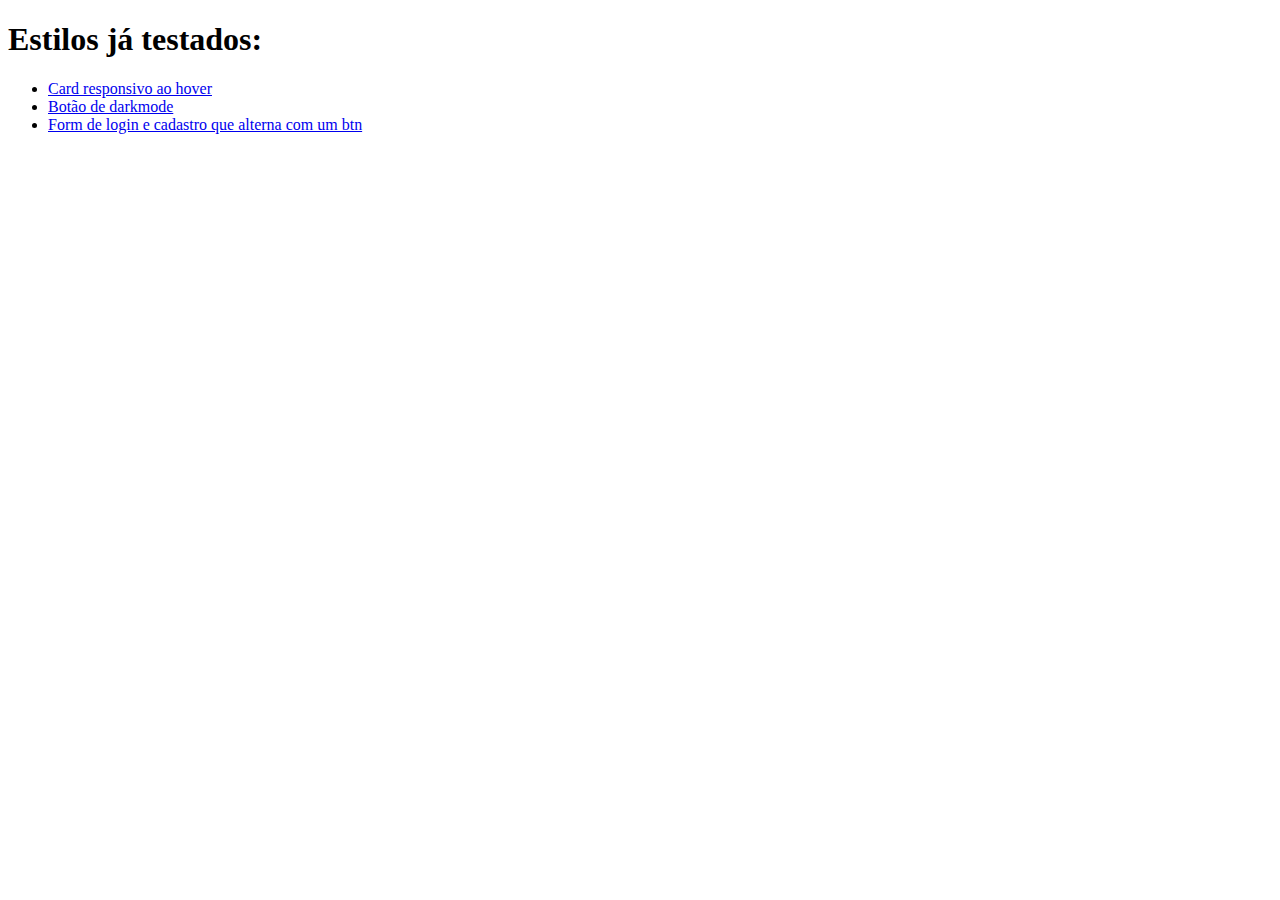
<file: index.html>
<!DOCTYPE html>
<html lang="en">
<head>
    <meta charset="UTF-8">
    <meta name="viewport" content="width=device-width, initial-scale=1.0">
    <title>Caminho pelas páginas</title>
</head>
<body>
    <h1>Estilos já testados:</h1>

    <ul>
        <li>
            <a href="cardComImgResponsivaHover/index.html">Card responsivo ao hover</a>
        </li>
        <li><a href="darkMode/index.html">Botão de darkmode</a></li>
        <li><a href="formLoginCadastroComUmBotao/index.html">Form de login e cadastro que alterna com um btn</a></li>
    </ul>
</body>
</html>
</file>
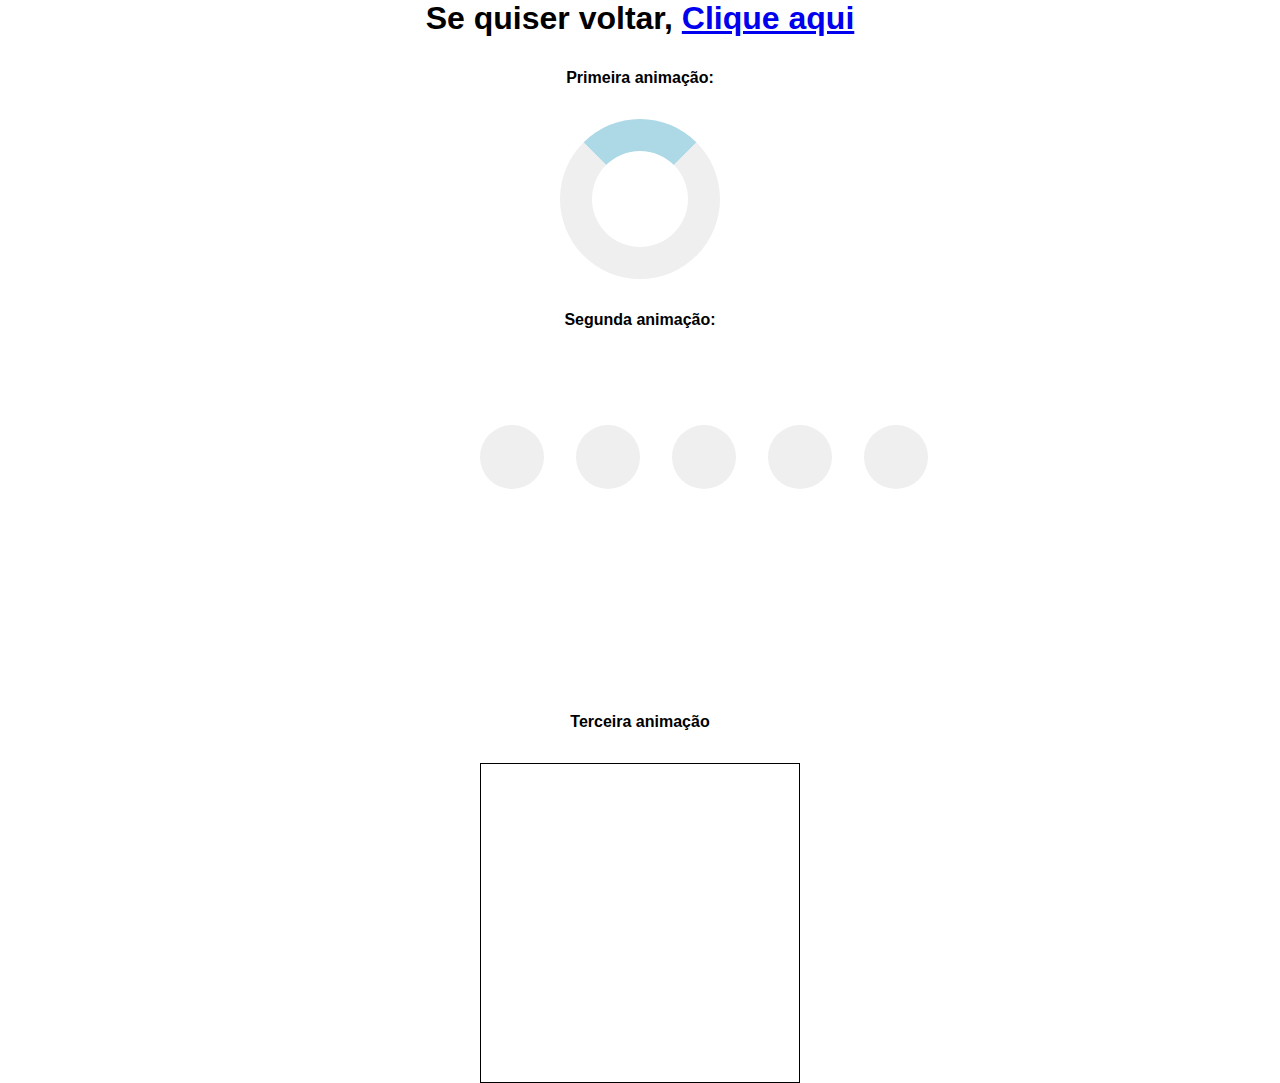
<file: animaCarregamentos/index.html>
<!DOCTYPE html>
<html lang="en">
<head>
    <meta charset="UTF-8">
    <meta name="viewport" content="width=device-width, initial-scale=1.0">
    <link rel="stylesheet" href="style.css">
    <title>Estilos de carregamento</title>
</head>
<body>
    <h1>Se quiser voltar, <a href="../">Clique aqui</a></h1>

    <h4>Primeira animação:</h4>
    <div class="giraDireita" id="primeiroCarrega"></div>
    
    <h4>Segunda animação:</h4>
    <div id="segundoCarrega">
        <div class="bolinha" id="b1"></div>
        <div class="bolinha" id="b2"></div>
        <div class="bolinha" id="b3"></div>
        <div class="bolinha" id="b4"></div>
        <div class="bolinha" id="b5"></div>
    </div>
    
    <h4>Terceira animação</h4>
    <div id="terceiroCarrega">
        <div id="indicador"></div>
    </div>
</body>
</html>
</file>
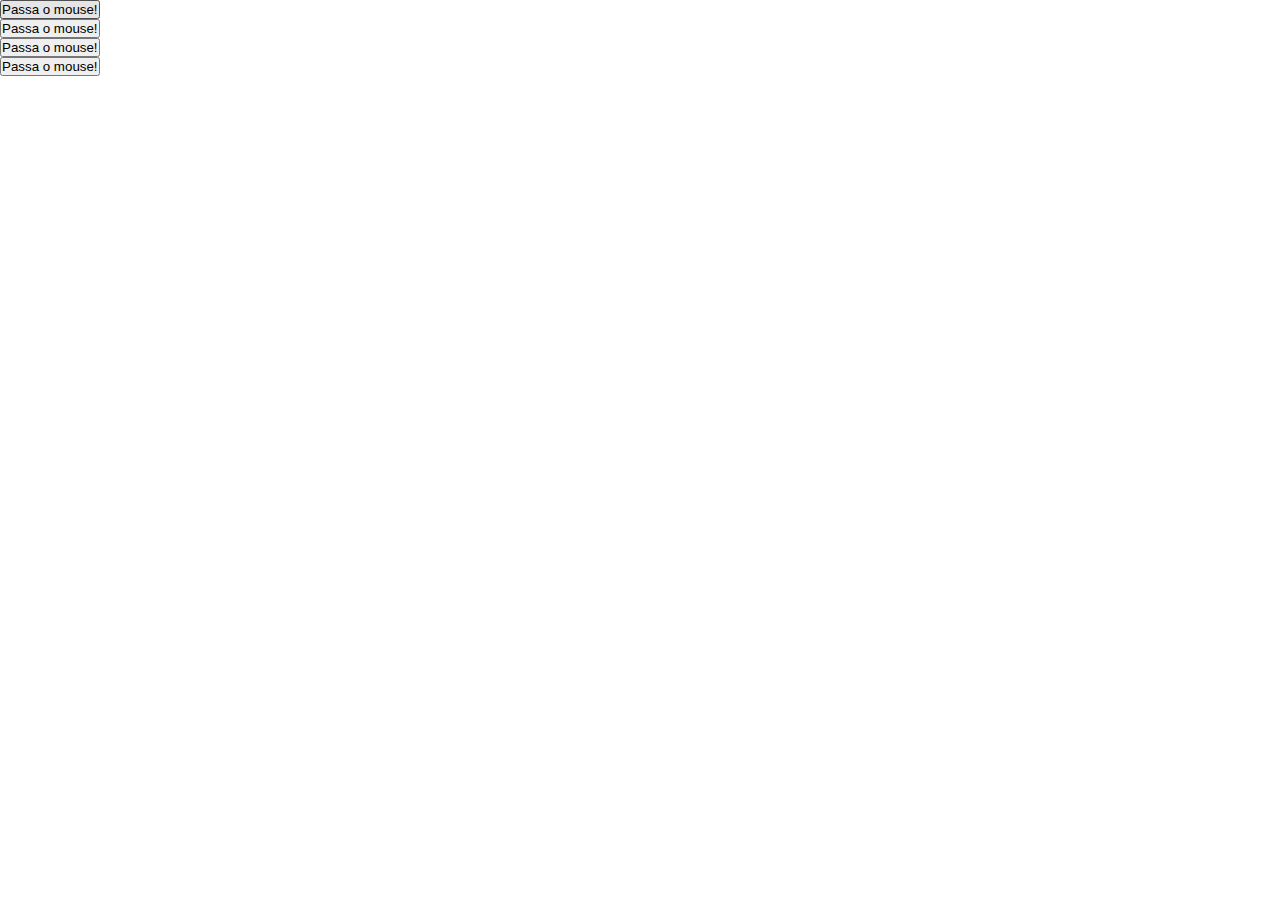
<file: botoesEstilosos/index.html>
<!DOCTYPE html>
<html lang="en">
<head>
    <meta charset="UTF-8">
    <meta name="viewport" content="width=device-width, initial-scale=1.0">
    <link rel="stylesheet" href="style.css">
    <title>Document</title>
</head>
<body>
    <ul>
        <li>
            <button id="botao-um">Passa o mouse!</button>
        </li>
        <li>
            <button id="botao-dois">Passa o mouse!</button>
        </li>
        <li>
            <button id="botao-tres">Passa o mouse!</button>
        </li>
        <li>
            <button id="botao-quatro">Passa o mouse!</button>
        </li>
    </ul>
</body>
</html>
</file>
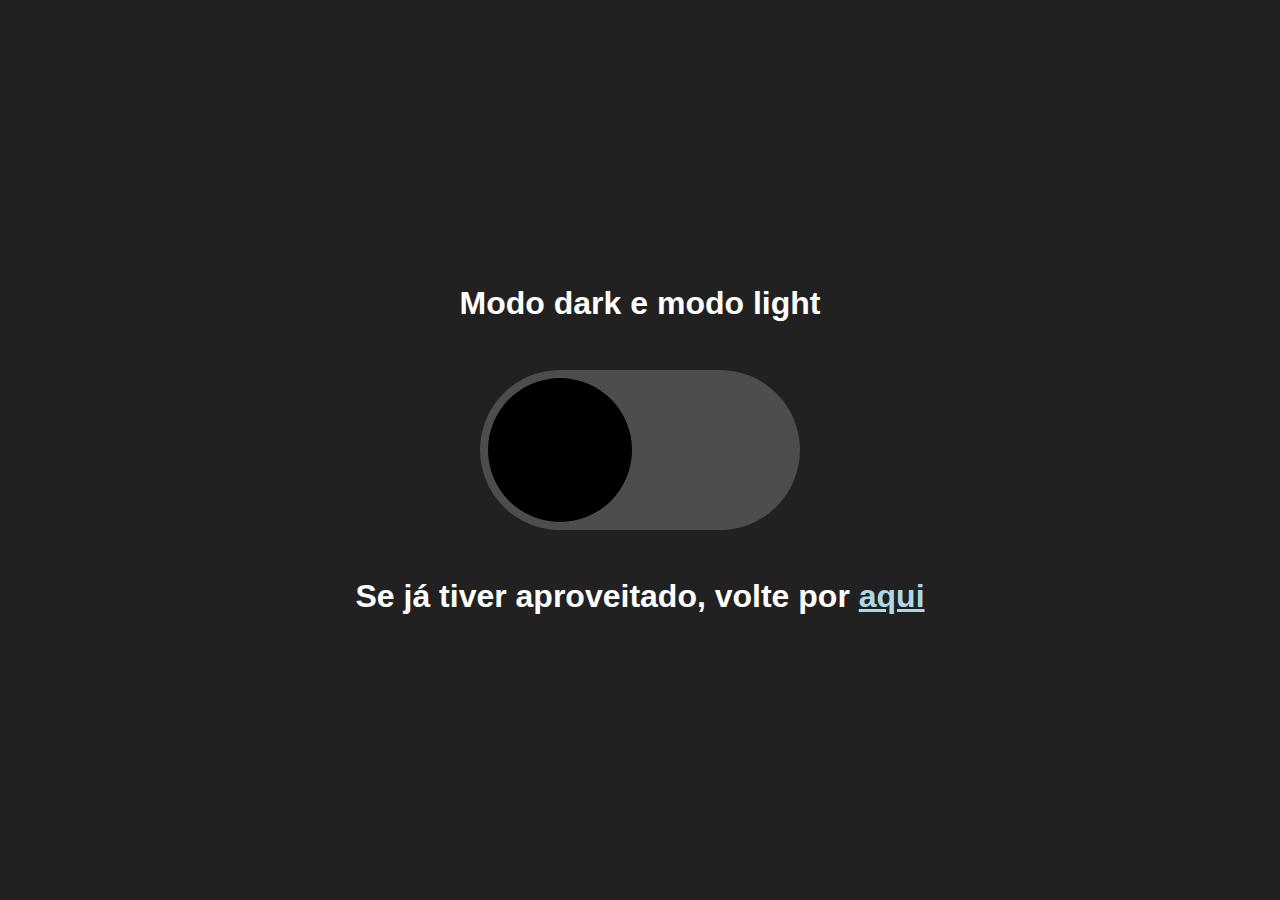
<file: darkMode/index.html>
<!DOCTYPE html>
<html lang="en">
<head>
    <meta charset="UTF-8">
    <meta name="viewport" content="width=device-width, initial-scale=1.0">
    <link rel="stylesheet" href="style.css">
    <title>Só um botão de darkmode</title>
</head>
<body>
    <!-- título -->
    <h1>Modo dark e modo light</h1>

    <!-- botão que faz o darkmode -->
    <div id="trilho">
        <div id="indicador"></div>
    </div>

    <!-- texto para voltar -->
    <h1>Se já tiver aproveitado, volte por <a href="">aqui</a></h1>

    <!-- código -->
    <script>
        // variável com o elemento do trilho
        const trilho = document.querySelector("#trilho");

        //evento click adicionado ao trilho
        trilho.addEventListener("click", ()=> {
            //muda a classe do body entre dark e vazia
            document.querySelector("body").classList.toggle("dark")
        })
    </script>
</body>
</html>
</file>
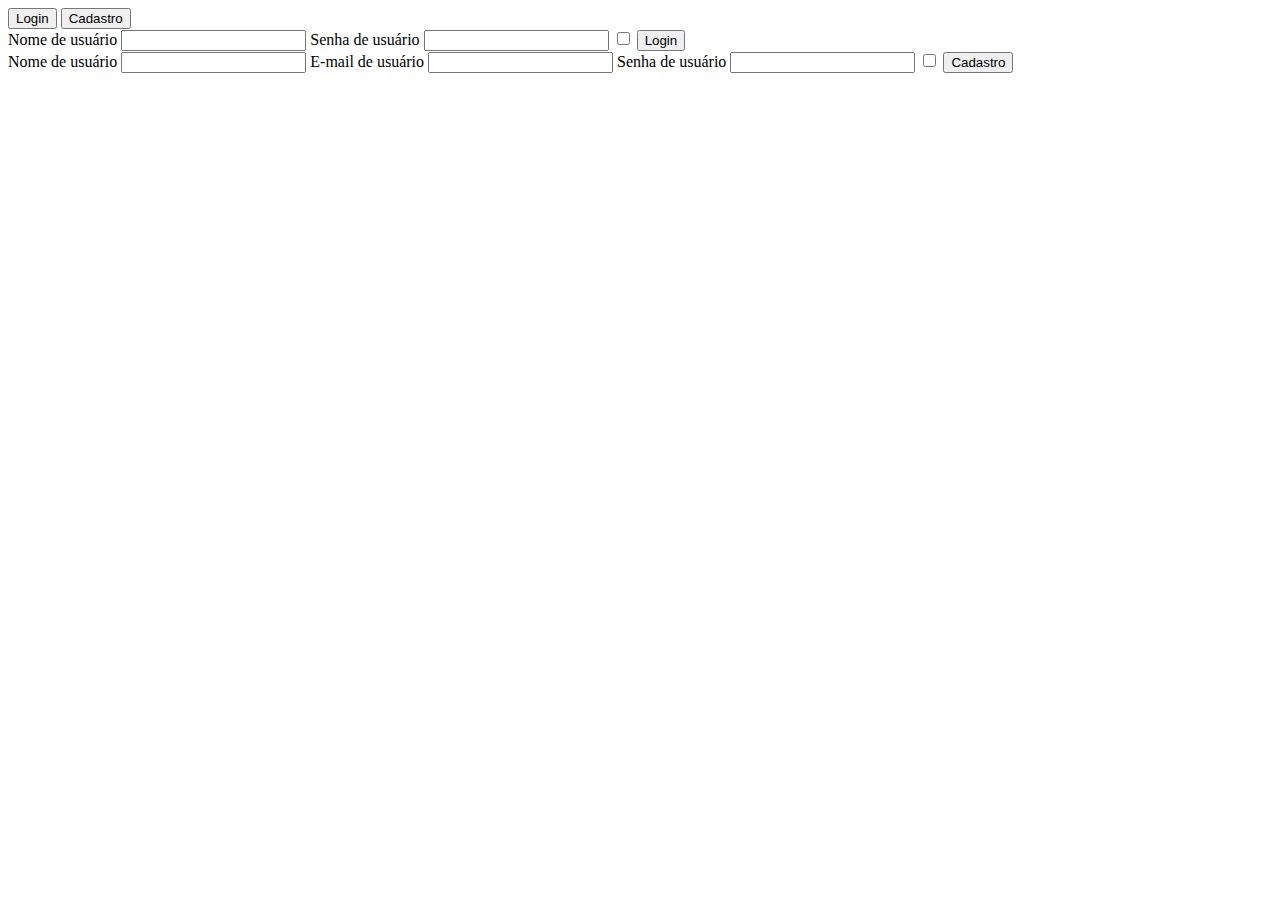
<file: formLoginCadastro/index.html>
<!DOCTYPE html>
<html lang="en">
<head>
    <meta charset="UTF-8">
    <meta name="viewport" content="width=device-width, initial-scale=1.0">
    <title>Login/Cadastro</title>
</head>
<body>
    <div id="containerForm">
        <div id="separaForms"> <!-- div com os botões que separam qual form está ativo -->
            <button>
                Login
            </button>
            <button>
                Cadastro
            </button>
        </div>

        <!-- formulário de login -->
        <form action="" id="formLogin">
            <label for="nomeLogin">Nome de usuário
                <input type="text" id="nomeLogin">
            </label>
            <label for="senhaLogin">Senha de usuário
                <input type="password" id="senhaLogin">

                <input type="checkbox" onchange="document.querySelector('#senhaLogin').type == 'password' ? document.querySelector('#senhaLogin').type = 'text' : document.querySelector('#senhaLogin').type = 'password'; document.querySelector('#senhaLogin').focus()">
            </label>

            <input type="submit" value="Login" class="btnForm">
        </form>

        <!-- formulário de cadastro -->
        <form action="" id="formCadastro">
            <label for="nomeCadastro">Nome de usuário
                <input type="text" id="nomeCadastro">
            </label>
            <label for="emailCadastro">E-mail de usuário
                <input type="email" id="emailCadastro">
            </label>
            <label for="senhaCadastro">Senha de usuário
                <input type="password" id="senhaCadastro" required>

                <input type="checkbox" onchange="document.querySelector('#senhaCadastro').type == 'password' ? document.querySelector('#senhaCadastro').type = 'text' : document.querySelector('#senhaCadastro').type = 'password'; document.querySelector('#senhaCadastro').focus()">
            </label>

            <input type="submit" value="Cadastro" class="btnForm">
        </form>
    </div>
</body>
</html>
</file>
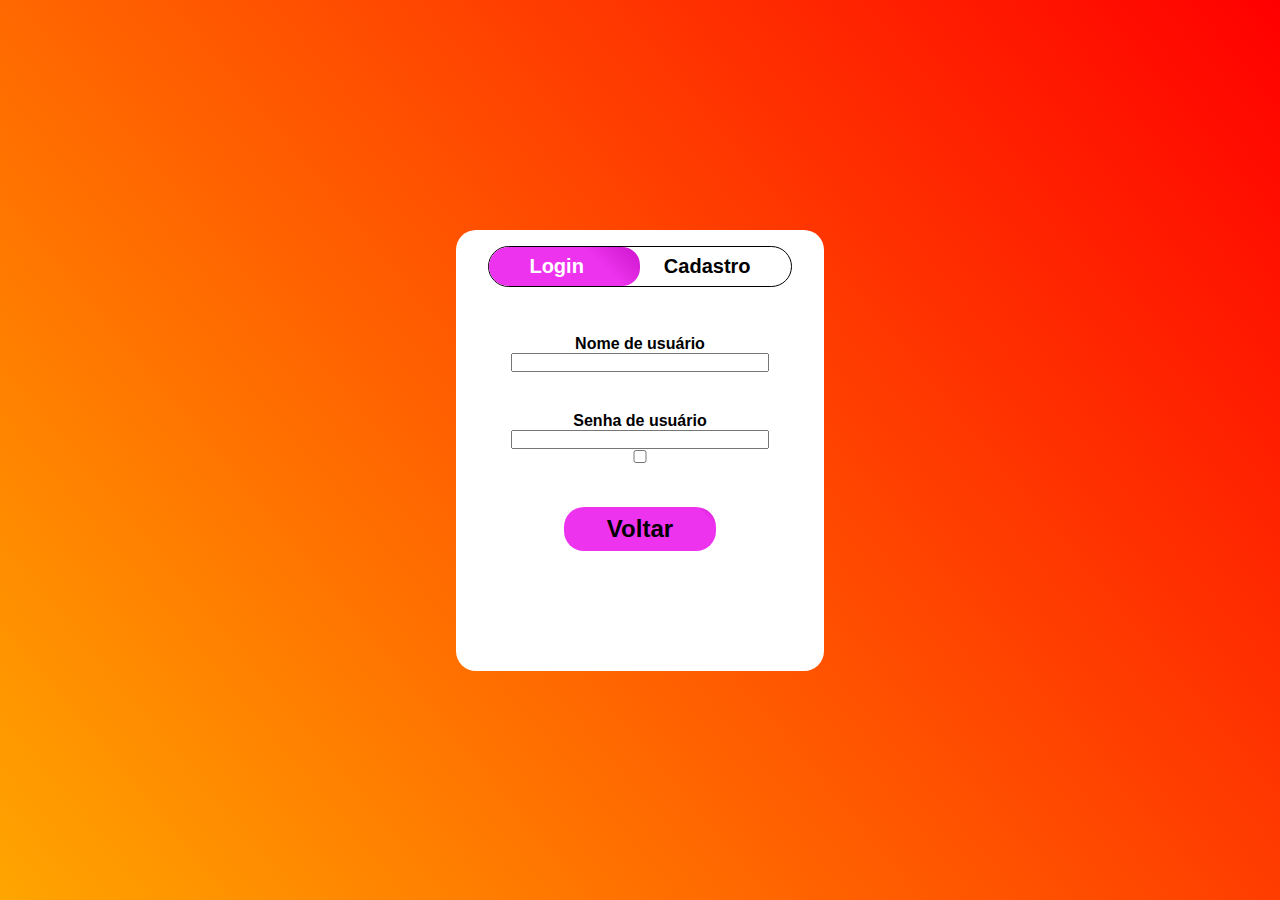
<file: formLoginCadastroComUmBotao/index.html>
<!DOCTYPE html>
<html lang="en">
<head>
    <meta charset="UTF-8">
    <meta name="viewport" content="width=device-width, initial-scale=1.0">
    <link rel="stylesheet" href="style.css">
    <title>Login/Cadastro</title>
</head>
<body>
    <div id="containerForm">
        <div id="separaForms"> <!-- div com os botões que separam qual form está ativo -->
            <button id="btnSepara" onclick="document.querySelector('#btnSepara').classList.toggle('cadastro'); document.querySelector('#formRow').classList.toggle('cadastro');"> 
                <span id="spanLogin">Login</span>

                <span id="spanCadastro">Cadastro</span>
            </button>
        </div>

        <!-- divide os formulários em uma linha -->
        <div id="formRow">
            <!-- formulário de login -->
            <form action="" id="formLogin">
                <label for="nomeLogin">Nome de usuário
                    <input type="text" id="nomeLogin">
                </label>
                <label for="senhaLogin">Senha de usuário
                    <input type="password" id="senhaLogin">

                    <input type="checkbox" onchange="document.querySelector('#senhaLogin').type == 'password' ? document.querySelector('#senhaLogin').type = 'text' : document.querySelector('#senhaLogin').type = 'password'; document.querySelector('#senhaLogin').focus()">
                </label>

                <a href="../" class="btnForm">Voltar</a>
            </form>

            <!-- formulário de cadastro -->
            <form action="" id="formCadastro">
                <label for="nomeCadastro">Nome de usuário
                    <input type="text" id="nomeCadastro">
                </label>
                <label for="emailCadastro">E-mail de usuário
                    <input type="email" id="emailCadastro">
                </label>
                <label for="senhaCadastro">Senha de usuário
                    <input type="password" id="senhaCadastro" required>

                    <input type="checkbox" onchange="document.querySelector('#senhaCadastro').type == 'password' ? document.querySelector('#senhaCadastro').type = 'text' : document.querySelector('#senhaCadastro').type = 'password'; document.querySelector('#senhaCadastro').focus()">
                </label>

                <a href="../" class="btnForm">Voltar</a>
            </form>
        </div>
    </div>
</body>
</html>
</file>
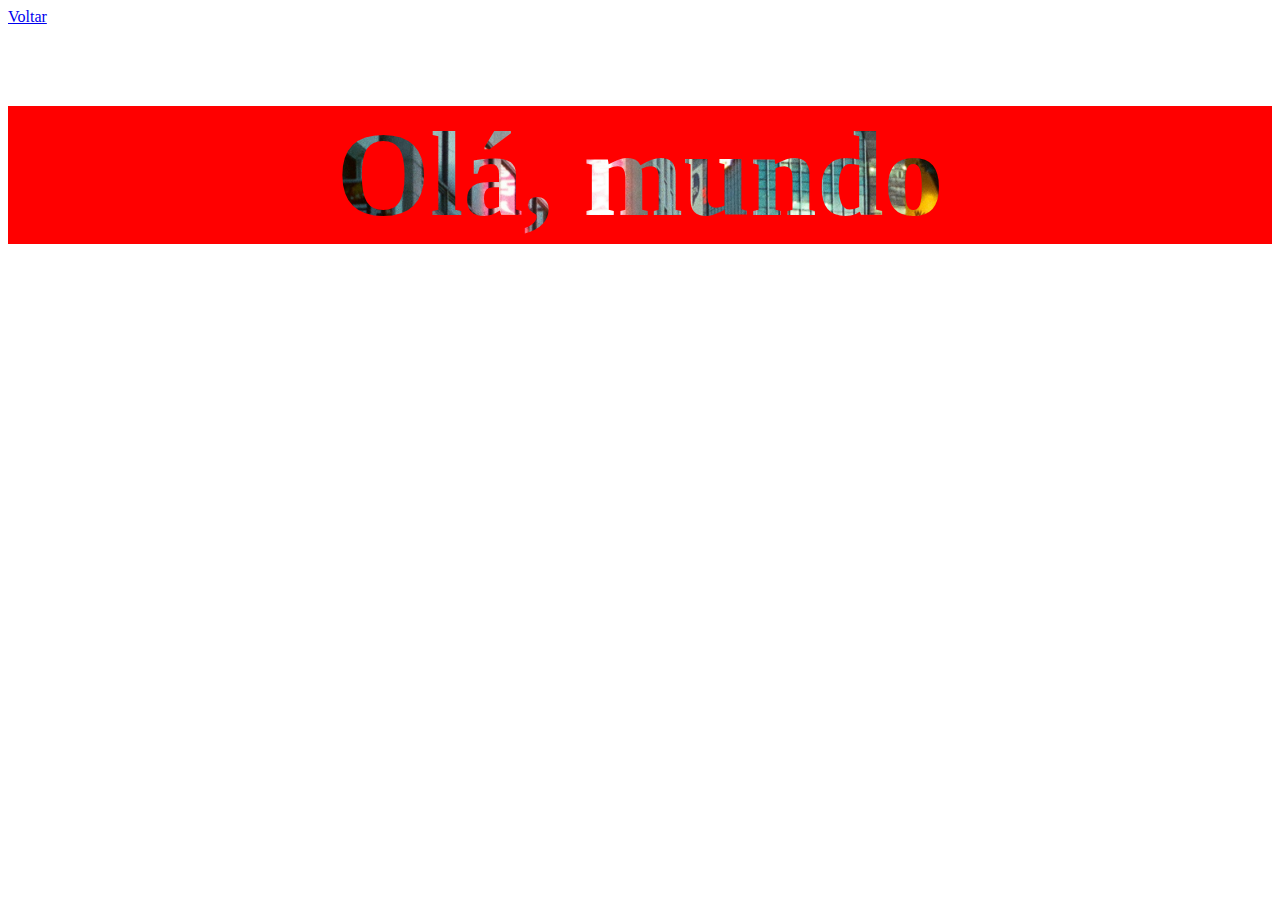
<file: textoComImagemDeFundo/index.html>
<!DOCTYPE html>
<html lang="en">
<head>
    <meta charset="UTF-8">
    <meta name="viewport" content="width=device-width, initial-scale=1.0">
    <link rel="stylesheet" href="style.css">
    <title>Texto com imagem de fundo</title>
</head>
<body>
    <a href="../">Voltar</a>

    <div>
        <h1>Olá, mundo</h1>
    </div>
</body>
</html>
</file>
<file: animaCarregamentos/style.css>
/* estilizações gerais */
* {
    margin: 0;
    padding: 0;
    box-sizing: border-box;
    font-family: sans-serif;
}

body {
    gap: 2rem;
    display: flex;
    text-align: center;
    align-items: center;
    flex-direction: column;
}

/* animações de todos que giram p/direita */
@keyframes giraDireita {
    25% {
        transform: rotate(90deg);
    }
    50% {
        transform: rotate(180deg);
    }
    75% {
        transform: rotate(270deg);
    }
    100% {
        transform: rotate(360deg);
    }
}

.giraDireita { animation: giraDireita 1.5s linear infinite; }

/* primeiro carregamento */
#primeiroCarrega{
    width: 10rem;
    height: 10rem;
    border-radius: 50%;
    border: 2rem solid #efefef;
    border-top: 2rem solid lightblue;
}

/* segundo carregamento */
@keyframes segundoCarrega {
    50% {
        margin-top: -5rem;
    }
    90% {
        margin-top: .5rem;
    }
    100%{
        margin-top: 0;
    }
}

#segundoCarrega {
    width: 20rem;
    height: 20rem;
    position: relative;
    border-radius: 50%;
}

#segundoCarrega .bolinha{
    top: 20%;
    width: 20%;
    height: 20%;
    position: absolute;
    border-radius: 50%;
    background: #efefef;
    animation: 1.7s segundoCarrega ease-in 2;
}

#segundoCarrega #b1 {animation-delay: 1s;}
#segundoCarrega #b2 {left: 30%; animation-delay: 1.5s;}
#segundoCarrega #b3 {left: 60%; animation-delay: 2s;}
#segundoCarrega #b4 {left: 90%; animation-delay: 2.5s;}
#segundoCarrega #b5 {left: 120%; animation-delay: 3s;}

/* terceiro carregamento */
@keyframes terceiroCarrega {
    0% {
        top: 0;
        left: 0;
        right: 70%;
        bottom: 70%;
    }
    12.5%{
        top: 0;
        left: 0;
        bottom: 0;
        right: 70%;
    }
    25% {
        top: 70%;
        left: 0%;
        bottom: 0;
        right: 70%;
    }
    37.5% {
        top: 70%;
        left: 0%;
        bottom: 0;
        right: 0%;
    }
    50% {
        top: 70%;
        left: 70%;
        bottom: 0;
        right: 0%;
    }
    72.5%{
        top: 0%;
        left: 70%;
        bottom: 0%;
        right: 0%;
    }
    75% {
        top: 0%;
        left: 70%;
        bottom: 70%;
        right: 0%;
    }
    87.5%{
        top: 0%;
        left: 0;
        bottom: 70%;
        right: 0%;
    }
    100% {
        top: 0;
        left: 0;
        right: 70%;
        bottom: 70%;
    }
}

#terceiroCarrega {
    width: 20rem;
    height: 20rem;
    position: relative;
    border: 1px solid #000
}
#terceiroCarrega #indicador{
    position: absolute;
    background-color: red;
    animation: 10s terceiroCarrega ease-in infinite;
}
</file>
<file: botoesEstilosos/style.css>
* {
    margin: 0;
    padding: 0;
    box-sizing: border-box;
    font-family: Arial, Helvetica, sans-serif;
}
</file>
<file: darkMode/style.css>
/* variável da transição */
:root { --transicao: .25s ease-in-out; }

/* estilizações gerais */
* {
    margin: 0;
    padding: 0;
    box-sizing: border-box;
    font-family: Arial, Helvetica, sans-serif;
}

/* estilização do body natural */
body {
    gap: 3rem;
    display: flex;
    width: 100dvw;
    height: 100dvh;
    align-items: center;
    background: #212121;
    flex-direction: column;
    justify-content: center;
    transition: var(--transicao);
}

/* estilização dos textos */
h1{ color: #fff }

/* estilização do a */
a{ color: lightblue}

/* estilização do trilho */
#trilho {
    width: 20rem;
    height: 10rem;
    display: flex;
    cursor: pointer;
    padding: 0 .5rem;
    position: relative;
    align-items: center;
    border-radius: 10rem;
    justify-content: start;
    background-color: #4d4d4d;
}

/* estilização da bolinha indicadora */
#trilho #indicador {
    top: 50%;
    left: .5rem;
    width: 9rem;
    height: 9rem;
    background: #000;
    position: absolute;
    border-radius: 50%;
    transition: var(--transicao);
    transform: translateY(-50%);
}

/* estilização após mudar a cor */
body.dark{background-color: #fff;}

body.dark{background-color: #efefef;}

body.dark h1 { color: #000; }

body.dark #trilho { background: #c3c3c3; }

body.dark #trilho #indicador{
    left: 10.5rem;
    background-color: #fff;
}

body.dark a {color: blue;}
</file>
<file: formLoginCadastroComUmBotao/style.css>
/* estilizações gerais */
* {
    margin: 0;
    padding: 0;
    box-sizing: border-box;
    font-family: sans-serif;
}

body {
    display: grid;
    height: 100dvh;
    place-items: center;
    background: linear-gradient(50deg, orange, red);
}

/* container onde os formulários estão */
#containerForm {
    gap: 3rem;
    display: flex;
    padding: 1rem 2rem;
    background: #fff;
    align-items: center;
    border-radius: 20px;
    flex-direction: column;
    justify-content: center;
}

/* div com os botões que separam qual form está ativo */
#separaForms {
    overflow: hidden;
    border-radius: 10rem;
    border: 1px solid #000;
}


/* botão com as opções de formulário */
#separaForms button {
    gap: 5rem;
    width: 100%;
    height: 100%;
    border: none;
    outline: none;
    display: flex;
    cursor: pointer;
    position: relative;
    font-size: 1.25rem;
    align-items: center;
    padding: .5rem 2.5rem;
    background-color: transparent;
    justify-content: space-between;
}

/* nome dos formulários */
#separaForms #btnSepara span {
    z-index: 1;
    font-weight: 600;
}
#separaForms #btnSepara span#spanLogin {color: #fff;}
#separaForms #btnSepara span#spanCadastro {color: #000}

/* efeito que exibirá qual formulário está ativo */
#separaForms #btnSepara::before {
    top: 0;
    left: 0;
    z-index: 0;
    width: 50%;
    content: '';
    height: 100%;
    position: absolute;
    transition: .5s ease-in-out;
    border-radius: 0 18px 18px 0;
    background: linear-gradient(45deg, #e3e 70%, #cc16cc);
}

/* caso o cadastro esteja ativo */
#separaForms #btnSepara.cadastro::before { 
    left: 50%;
    border-radius: 18px 0 0 18px;
}

#separaForms #btnSepara.cadastro span#spanLogin { color: #000; }
#separaForms #btnSepara.cadastro span#spanCadastro { color: #fff }

/* row com os forms */
#formRow {
    gap: 1rem;
    width: 100%;
    height: 20rem;
    display: flex;
    overflow: hidden;
    position: relative;
    justify-content: center;
}

/* estilização geral dos formulários */
form {
    gap: 2.5rem;
    display: flex;
    position: absolute;
    align-items: center;
    flex-direction: column;
    justify-content: center;
    transition: .5s ease-in-out;
}

form label {
    font-weight: 600;
    text-align: center;
}

form label input{ width: 85%; }

form .btnForm {
    width: 50%;
    border: none;
    color: #000;
    outline: none;
    cursor: pointer;
    font-weight: 600;
    padding: .5rem 0;
    font-size: 1.5rem;
    text-align: center;
    border-radius: 20px;
    text-decoration: none;
    transition: .5s ease-in-out;
    background: linear-gradient(45deg, #e3e 90%, #cc16cc);
}

form .btnForm:hover {
    color: #fff;
    background: linear-gradient(45deg, #e3e 5%, #cc16cc);
}

/* form do cadastro */
#formCadastro {
    left: 150%; 
    opacity: 0;
    background-color: #fff;
}

/* caso o cadastro seja exibido */
#formRow.cadastro #formLogin {opacity: 0;}
#formRow.cadastro #formCadastro { left: 0; opacity: 1; }

/* responsividade */
@media(max-width: 800px){
    #containerForm {
        width: 100dvw;
        height: 100dvh;
        padding-top: 3rem;
        border-radius: 0;
        justify-content: start;
    }

    #formRow.cadastro #formCadastro {
        left: 50%;
        transform: translateX(-50%);
    }
}
</file>
<file: textoComImagemDeFundo/style.css>
div{
    width: 100%;
    background-color: red;
}

h1 {
    font-size: 7.5rem;
    text-align: center;
    color: transparent;
    background-clip: text;
    background-size: cover;
    --webkit-background-clip: cover;
    background-image: url('img/cidade.jpg');
}

/* h1 {
background-image: url("img/cidade.jpg"); 
  background-size: cover;
  background-color: #000;
  background-position: center;
  background-clip: text;
  padding: 20px;
  color: transparent;
  text-align: center; /* Centraliza o texto 
} */
</file>
